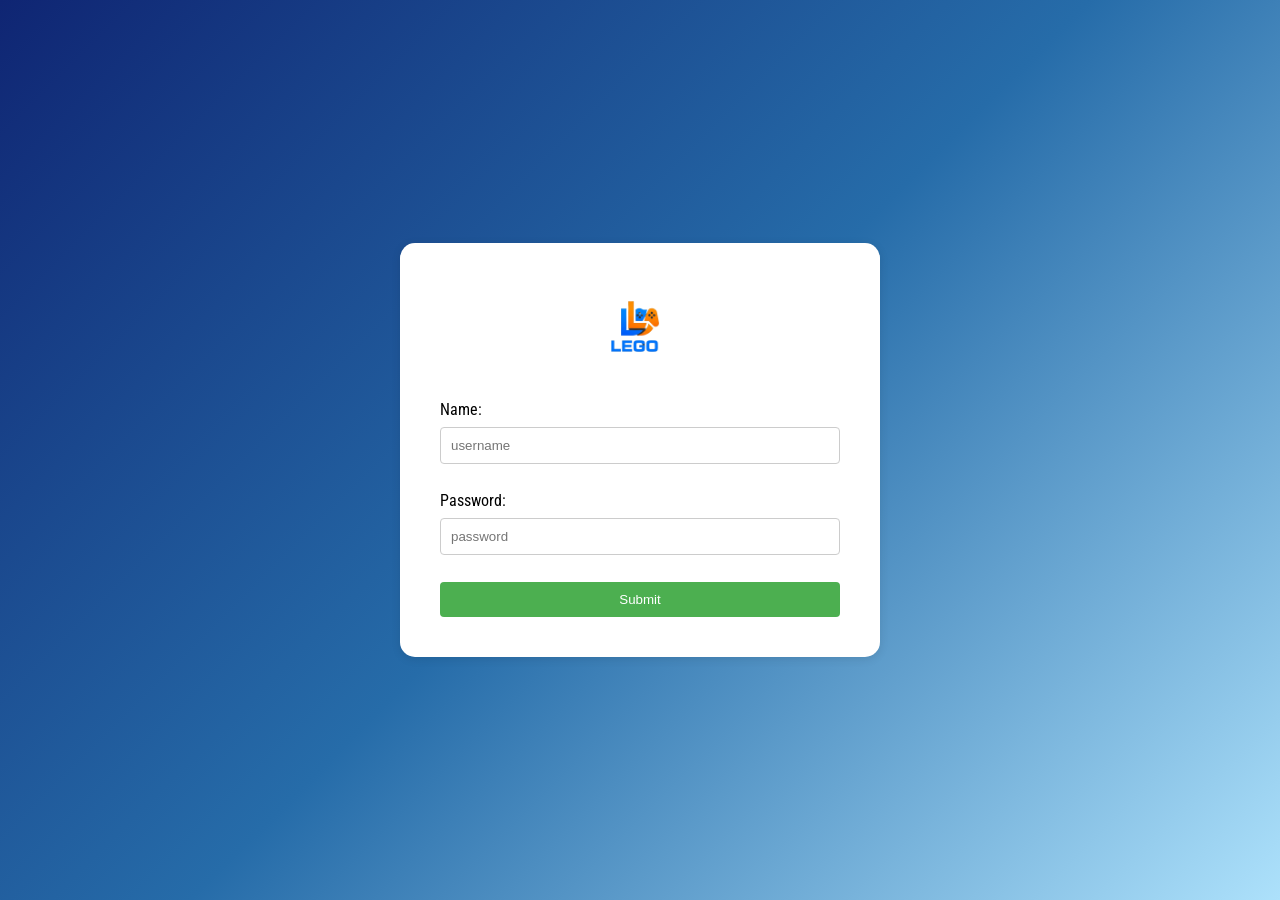
<file: Legox/index.html>
<!DOCTYPE html>
<html lang="en">
<head>
    <meta charset="UTF-8">
    <meta name="viewport" content="width=device-width, initial-scale=1.0">
    <title>Legox Login</title>
    <link rel="stylesheet" href="style.css">
</head>
<body>
    <div class="container">
        <form action="Fahmy/web.html" class="login-form" method="get">
            <img src="images/Legox.png" alt="Legox Logo" class="form-logo">
            
            <label for="name">Name:</label>
            <input type="text" id="name" name="name" placeholder="username" class="inputform" required><br><br>
            
            <label for="password">Password:</label>
            <input type="password" id="password" name="password" class="inputform" placeholder="password" required><br><br>
            
            <input type="submit" value="Submit" class="submit-btn">
        </form>
    </div>
</body>
</html>
</file>
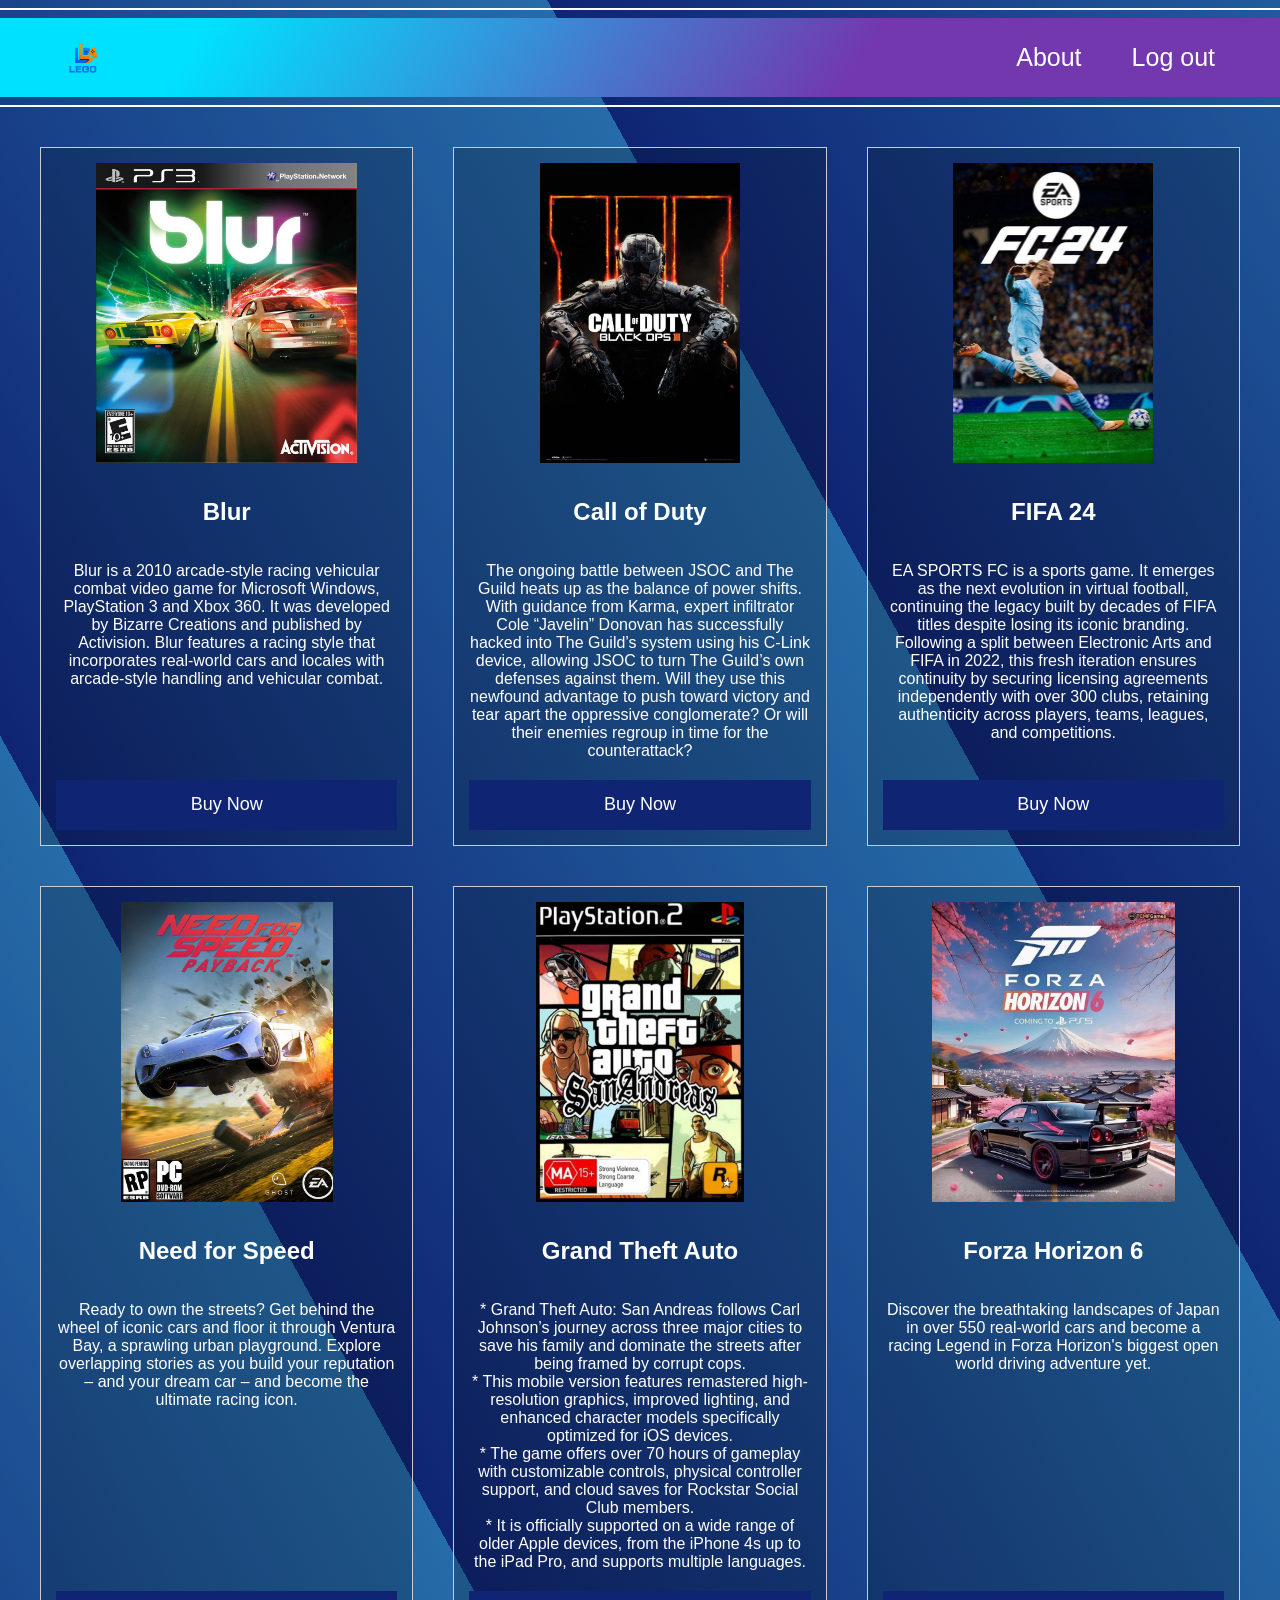
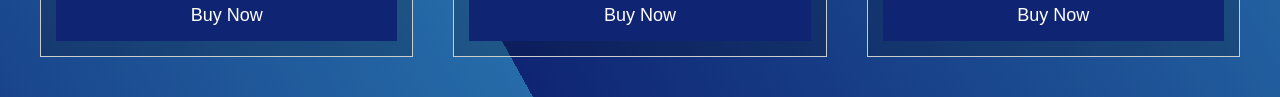
<file: Legox/Fahmy/web.html>
<!DOCTYPE html>
<html lang="en">
<head>
  <meta charset="UTF-8">
  <meta name="viewport" content="width=device-width, initial-scale=1.0">
  <title>Legox</title>
  <link rel="stylesheet" type="text/css" href="web.css">
</head>
<body>

  <hr class="linecolor">
  
<nav class="navbar">
    <div class="nav-brand">
      <img src="../images/Legox.png" alt="Legox Logo" class="nav-logo">
    </div>
    
    <ul>
      <li><a href="../pages/about.html">About</a></li>
      <li><a href="../index.html">Log out</a></li>
    </ul>
  </nav>
  
  <hr class="linecolor">
  
  <section class="cards">
    <article>
      <img src="../images/blur.jpeg" alt="Blur">
      <h2>Blur</h2>
      <p>Blur is a 2010 arcade-style racing vehicular combat video game for Microsoft Windows, PlayStation 3 and Xbox 360. It was developed by Bizarre Creations and published by Activision. Blur features a racing style that incorporates real-world cars and locales with arcade-style handling and vehicular combat.</p>
      <button>Buy Now</button>
    </article>
    
    <article>
      <img src="../images/cod.jpeg" alt="Call of Duty">
      <h2>Call of Duty</h2>
      <p>The ongoing battle between JSOC and The Guild heats up as the balance of power shifts. With guidance from Karma, expert infiltrator Cole “Javelin” Donovan has successfully hacked into The Guild’s system using his C-Link device, allowing JSOC to turn The Guild’s own defenses against them. Will they use this newfound advantage to push toward victory and tear apart the oppressive conglomerate? Or will their enemies regroup in time for the counterattack?</p>
      <button>Buy Now</button>
    </article>
    
    <article>
      <img src="../images/fifa.jpeg" alt="FIFA 24">
      <h2>FIFA 24</h2>
      <p>EA SPORTS FC is a sports game. It emerges as the next evolution in virtual football, continuing the legacy built by decades of FIFA titles despite losing its iconic branding. Following a split between Electronic Arts and FIFA in 2022, this fresh iteration ensures continuity by securing licensing agreements independently with over 300 clubs, retaining authenticity across players, teams, leagues, and competitions.</p>
      <button>Buy Now</button>
    </article>
    
    <article>
      <img src="../images/NFS.jpeg" alt="Need for Speed">
      <h2>Need for Speed</h2>
      <p>Ready to own the streets? Get behind the wheel of iconic cars and floor it through Ventura Bay, a sprawling urban playground. Explore overlapping stories as you build your reputation – and your dream car – and become the ultimate racing icon.</p>
      <button>Buy Now</button>
    </article>
    
    <article>
      <img src="../images/gta.jpeg" alt="Grand Theft Auto">
      <h2>Grand Theft Auto</h2>
      <p>
        * Grand Theft Auto: San Andreas follows Carl Johnson’s journey across three major cities to save his family and dominate the streets after being framed by corrupt cops. <br>
        * This mobile version features remastered high-resolution graphics, improved lighting, and enhanced character models specifically optimized for iOS devices. <br>
        * The game offers over 70 hours of gameplay with customizable controls, physical controller support, and cloud saves for Rockstar Social Club members. <br>
        * It is officially supported on a wide range of older Apple devices, from the iPhone 4s up to the iPad Pro, and supports multiple languages.
      </p>
      <button>Buy Now</button>
    </article>
    
    <article>
      <img src="../images/horizon6.jpeg" alt="Forza Horizon 6">
      <h2>Forza Horizon 6</h2>
      <p>Discover the breathtaking landscapes of Japan in over 550 real-world cars and become a racing Legend in Forza Horizon's biggest open world driving adventure yet.</p>
      <button>Buy Now</button>
    </article>
  </section>
  
</body>
</html>
</file>
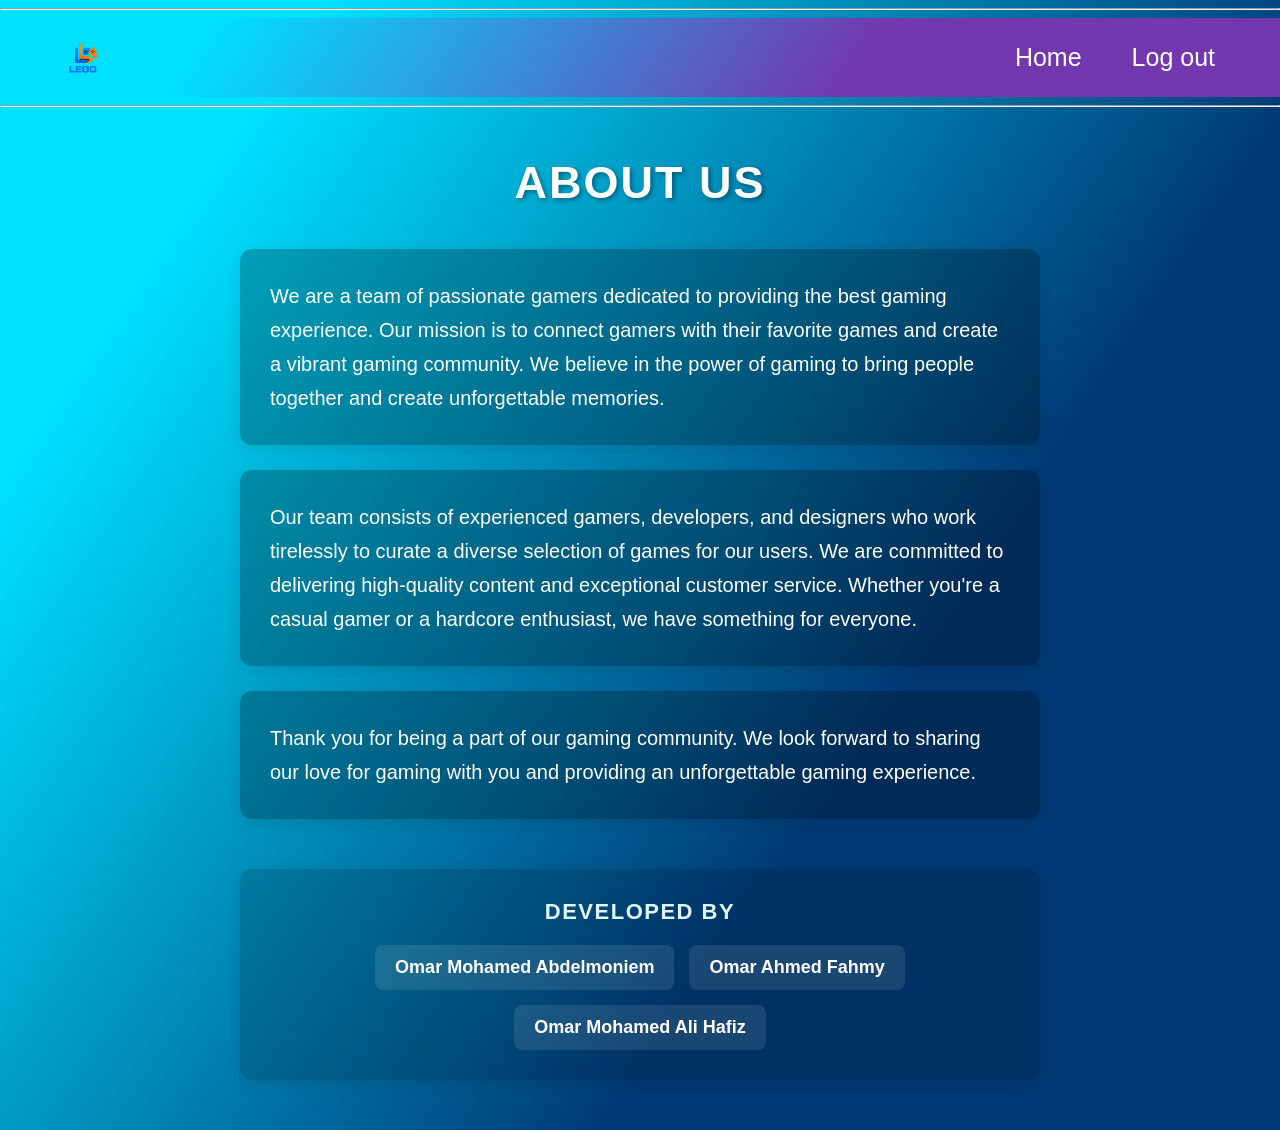
<file: Legox/pages/about.html>
<!DOCTYPE html>
<html lang="en">
<head>
  <meta charset="UTF-8">
  <meta name="viewport" content="width=device-width, initial-scale=1.0">
  <title>About Us - Legox</title>
  <link rel="stylesheet" type="text/css" href="about.css">
</head>
<body>

<hr class="linecolor">
  <nav class="navbar">
    <div class="nav-brand">
      <img src="../images/Legox.png" alt="Legox Logo" class="nav-logo">
    </div>

    <ul>
      <li><a href="../Fahmy/web.html">Home</a></li>
      <li><a href="../index.html">Log out</a></li>
    </ul>
  </nav>
  <hr class="linecolor">

  <h1>ABOUT US</h1>

  <div class="about-content">
    <p>We are a team of passionate gamers dedicated to providing the best gaming experience. Our mission is to connect gamers with their favorite games and create a vibrant gaming community. We believe in the power of gaming to bring people together and create unforgettable memories.</p>
    
    <p>Our team consists of experienced gamers, developers, and designers who work tirelessly to curate a diverse selection of games for our users. We are committed to delivering high-quality content and exceptional customer service. Whether you're a casual gamer or a hardcore enthusiast, we have something for everyone.</p>
    
    <p>Thank you for being a part of our gaming community. We look forward to sharing our love for gaming with you and providing an unforgettable gaming experience.</p>
  </div>

  <footer class="credits">
      <h3>DEVELOPED BY</h3>
      <ul>
          <li>Omar Mohamed Abdelmoniem</li>
          <li>Omar Ahmed Fahmy</li>
          <li>Omar Mohamed Ali Hafiz</li>
      </ul>
  </footer>

</body>
</html>
</file>
<file: Legox/style.css>
@import url('https://fonts.googleapis.com/css2?family=Roboto+Condensed:ital,wght@0,100..900;1,100..900&display=swap');

body {
   margin: 0;
   padding: 0;
   font-family: "Roboto Condensed", sans-serif;
   cursor: default;
}
.container {
   background: linear-gradient(135deg, #0f2573 0%, #266ca9 50%, #ade1fb 100%);
   display: flex;
   align-items: center;
   justify-content: center;
   height: 100vh;
   padding: 0%;
   margin: 0%;
   cursor: default;
}

.login-form {
   background: white;
   padding: 40px;
   font-family: "Roboto Condensed", sans-serif;
   border-radius: 15px;
   box-shadow: 0 2px 10px rgba(0, 0, 0, 0.1);
   width: 100%;
   max-width: 400px;
}

.form-logo {
    display: block;         
    margin: 0 auto 30px auto; 
    max-width: 160px;        
    height: auto;            
    object-fit: contain;     
}
.submit-btn {
   background: #4CAF50;
   color: rgb(255, 255, 255);
   width: 100%;
   border: none;
   padding: 10px 20px;
   border-radius: 4px;
   cursor: pointer;
   transition: background 0.3s ease;
}
.submit-btn:hover {
   background: #45a049;
}
.inputform {
   width: 100%;
   padding: 10px;
   margin: 8px 0;
   display: inline-block;
   border: 1px solid #ccc;
   border-radius: 4px;
   box-sizing: border-box;
   outline: none;
   caret-color: #4CAF50;
}

.inputform:focus {
   border-color: #4CAF50;
   box-shadow: 0 0 5px rgba(76, 175, 80, 0.3);
}
</file>
<file: Legox/Fahmy/web.css>
/* --- Base Styles --- */
body {
  background: repeating-linear-gradient(61deg, #0f2573 24%, #266ca9 67%, #ade1fb 52%);
  font-family: Arial, sans-serif;
  margin: 0;
  padding: 0;
}

p {
  font-size: 22px;
}

hr.linecolor {
  border: 1px solid white;
}

/* --- Navigation Bar --- */
.navbar {
  display: flex;
  justify-content: space-between; /* Pushes the logo to the left, and links to the right */
  align-items: center; /* Vertically centers the logo and the text */
  background: linear-gradient(124deg, #00e1ff 16%, #7337ae 67%);
  padding: 10px 40px; /* Added 40px side padding so things don't touch the edges */
}

.nav-logo {
  height: 50px; /* Keeps the logo at a nice size inside the navbar */
  width: auto;
  display: block;
}

.navbar ul {
  list-style-type: none;
  flex-direction: row;
  display: flex;
  justify-content: center;
  padding: 0;
  margin: 0;
}

.navbar li {
  margin-left: 10px;
  margin-right: 10px;
  font-size: 25px;
}

.navbar a {
  color: white;
  text-decoration: none;
  padding: 15px;
  display: block;
  text-align: center;
  transition: 0.3s all;
}

.navbar a:hover {
  background-color: rgba(255, 255, 255, 0.2); /* Fixed invalid color from original code */
  border-radius: 5px;
}

/* --- Typography & Text --- */
.typography {
  width: 75%;
  line-height: 1em;
  font-size: 30px;
  text-align: left;
  font-weight: bolder;
  color: white;
  padding-left: 20px;
}

.writingcolor {
  color: white;
  padding-left: 20px;
}

/* --- Cards Grid Layout --- */
.cards {
  display: grid;
  grid-template-columns: repeat(3, 1fr);
  gap: 40px; 
  max-width: 1200px;
  margin: 40px auto; 
  text-align: center;
}

/* --- Individual Card (Article) --- */
article {
  display: flex;
  flex-direction: column; /* Stacks image, text, and button vertically */
  border: 1px solid #ccc;
  padding: 15px;
  height: 100%; /* Stretches card to match the tallest in the row */
  box-sizing: border-box;
  background-color: rgba(0, 0, 0, 0.2); /* Slight dark tint to match the image you showed */
}

article img {
  width: 100%;
  height: 300px; 
  object-fit: contain; /* Keeps image proportions correct */
  margin-bottom: 15px;
}

article h2 {
  color: white;
  font-size: 24px;
}

article p {
  color: white;
  margin-bottom: 20px;
  font-size: 16px;
}

article button {
  margin-top: auto; /* Forces the button to the very bottom of the card */
  display: flex;
  justify-content: center;
  align-items: center;
  height: 50px;
  padding: 12px;
  color: white;
  background-color: #0F2573;
  text-align: center;
  cursor: pointer;
  width: 100%;
  font-size: 18px;
  border: none; /* Removed default borders */
  transition: 0.3s opacity;
}

article button:hover {
  opacity: 0.7;
}
</file>
<file: Legox/pages/about.css>
/*  Global Styles  */
body {
    background: linear-gradient(124deg, #00e1ff 16%, #003975 67%);
    color: white;
    font-family: Arial, sans-serif;
    margin: 0;
    padding: 0;
    min-height: 100vh;
    box-sizing: border-box;
}

/* Navbar  */
.navbar {
  display: flex;
  justify-content: space-between; 
  align-items: center;
  background: linear-gradient(124deg, #00e1ff 16%, #7337ae 67%);
  padding: 10px 40px; 
}

.nav-logo {
  height: 50px;
  width: auto;
  display: block;
}

.navbar ul {
  list-style-type: none;
  flex-direction: row;
  display: flex;
  justify-content: center;
  padding: 0;
  margin: 0;
}

.navbar li {
  margin-left: 10px;
  margin-right: 10px;
  font-size: 25px;
}

.navbar a {
  color: white;
  text-decoration: none;
  padding: 15px;
  display: block;
  text-align: center;
  transition: 0.3s all;
}

.navbar a:hover {
  background-color: rgba(255, 255, 255, 0.2); 
  border-radius: 5px;
}

/* Main Content  */
h1 {
    text-align: center;
    font-size: 45px;
    margin-top: 50px; 
    margin-bottom: 40px;
    text-transform: uppercase;
    letter-spacing: 2px;
    text-shadow: 2px 2px 5px rgba(0, 0, 0, 0.4);
    padding: 0 20px; 
}

p {
    max-width: 800px;
    width: 90%; 
    margin: 0 auto 25px auto;
    font-size: 20px;
    line-height: 1.7;
    background-color: rgba(0, 0, 0, 0.25);
    padding: 30px;
    border-radius: 12px;
    box-sizing: border-box;
    box-shadow: 0 4px 15px rgba(0, 0, 0, 0.1);
}

/* Credits */
.credits {
    max-width: 800px;
    width: 90%; 
    margin: 50px auto 50px auto;
    text-align: center;
    background-color: rgba(0, 0, 0, 0.15); 
    padding: 30px;
    border-radius: 12px;
    box-sizing: border-box;
    box-shadow: 0 4px 15px rgba(0, 0, 0, 0.1);
}

.credits h3 {
    margin-top: 0;
    margin-bottom: 20px;
    font-size: 22px;
    text-transform: uppercase;
    letter-spacing: 1.5px;
    color: #e0f7fa; 
}

.credits ul {
    list-style-type: none;
    padding: 0;
    margin: 0;
    display: flex; 
    flex-wrap: wrap; 
    justify-content: center;
    gap: 15px; 
}

.credits li {
    font-size: 18px;
    font-weight: bold;
    background-color: rgba(255, 255, 255, 0.1); 
    padding: 12px 20px;
    border-radius: 8px;
    transition: 0.3s background-color;
}

.credits li:hover {
    background-color: rgba(255, 255, 255, 0.25); 
}
</file>
